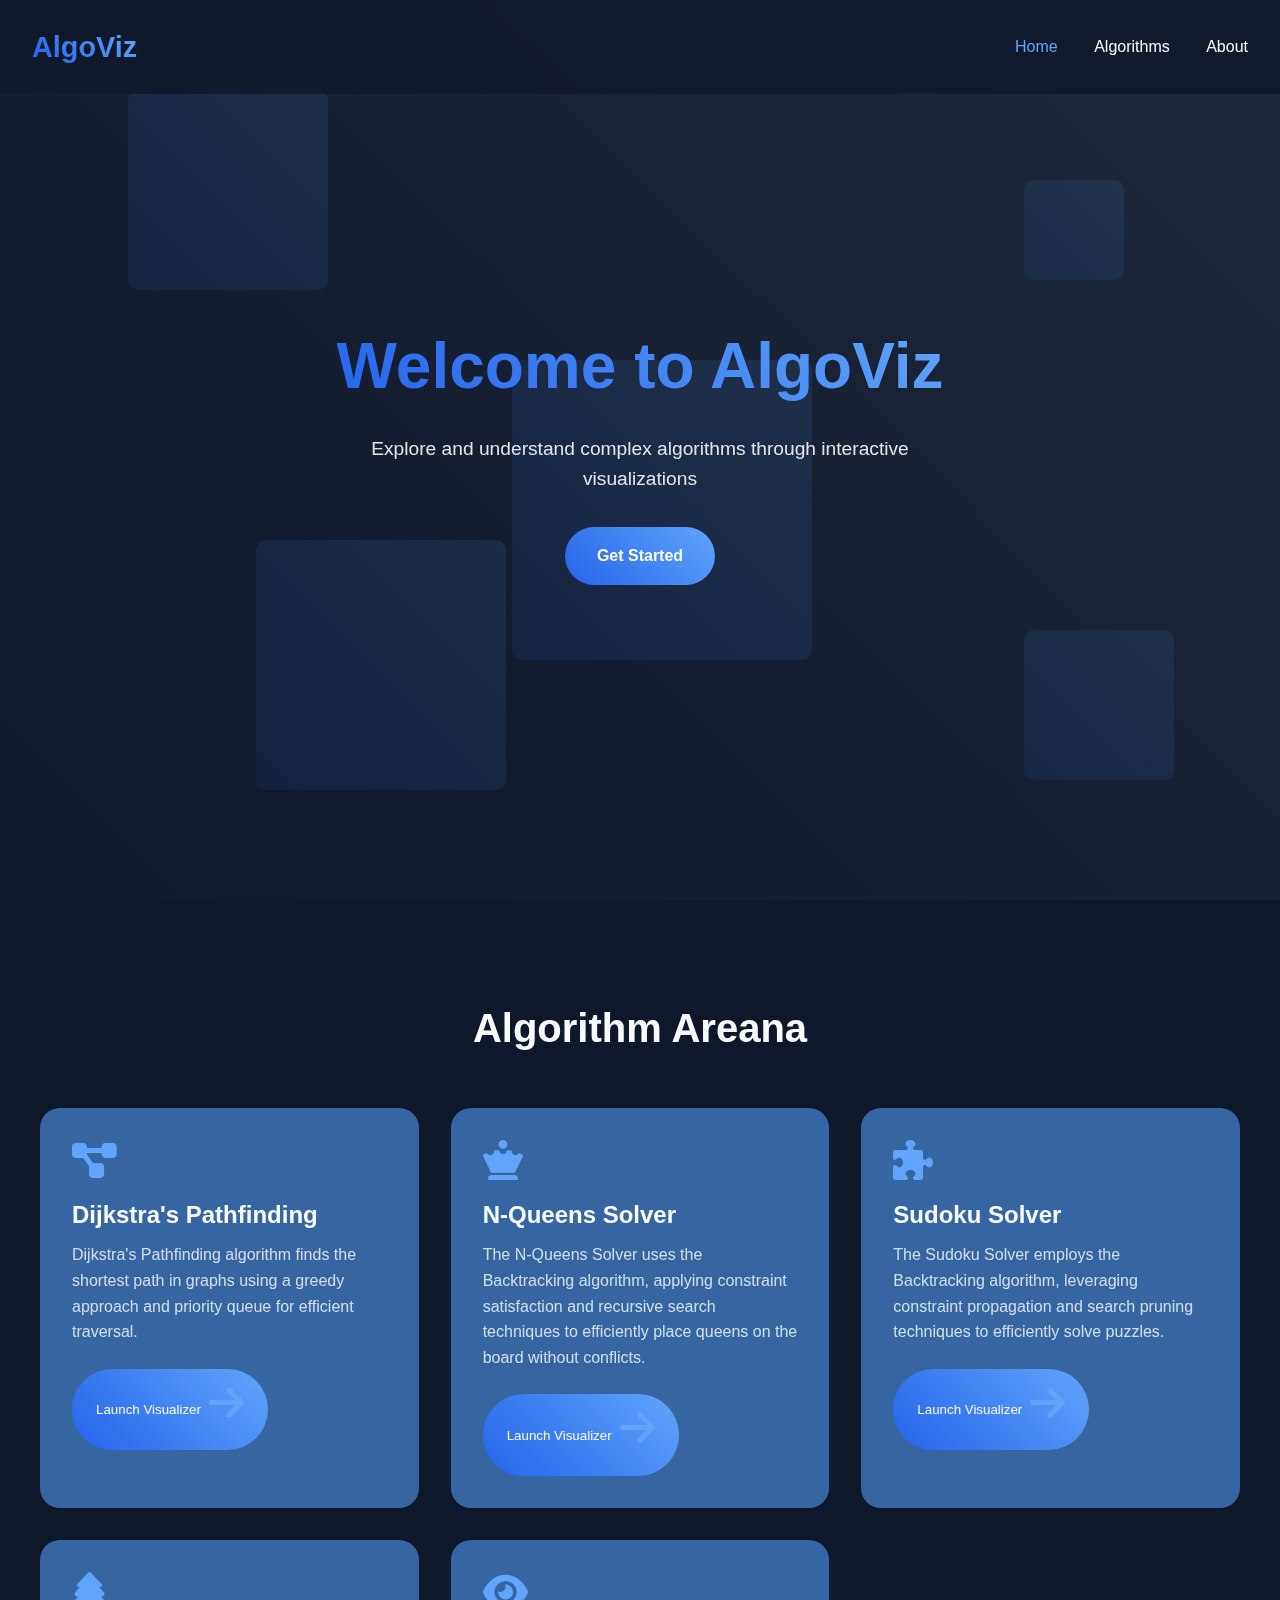
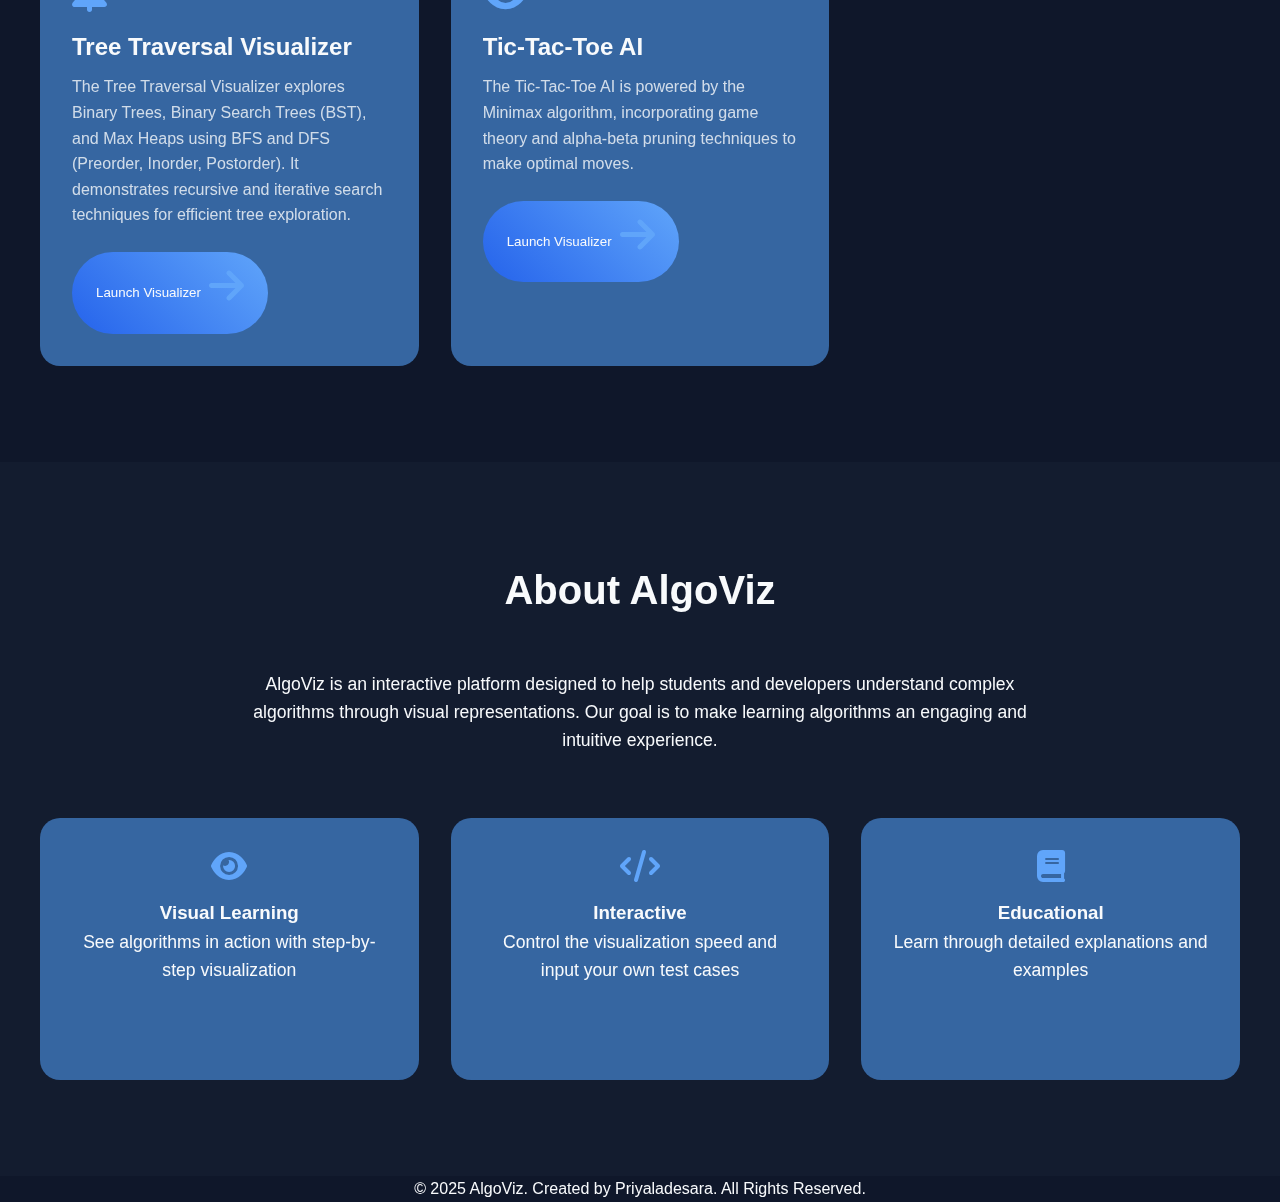
<file: index.html>
<!DOCTYPE html>
<html lang="en">
<head>
    <meta charset="UTF-8">
    <meta name="viewport" content="width=device-width, initial-scale=1.0">
    <title>AlgoViz - Algorithm Visualization Hub</title>
    <link rel="stylesheet" href="styles.css">
    <link rel="stylesheet" href="https://cdnjs.cloudflare.com/ajax/libs/font-awesome/6.0.0/css/all.min.css">
</head>
<body>
    <!-- Dynamic Background -->
    <div class="background">
        <div class="cube"></div>
        <div class="cube"></div>
        <div class="cube"></div>
        <div class="cube"></div>
        <div class="cube"></div>
    </div>

    <!-- Navigation -->
    <nav class="navbar">
        <div class="nav-brand">
            <span class="logo">AlgoViz</span>
        </div>
        <div class="nav-links">
            <a href="#home" class="active">Home</a>
            <a href="#algorithms">Algorithms</a>
            <a href="#about">About</a>
        </div>
    </nav>

    <!-- Main Content -->
    <main>
        <!-- Hero Section -->
        <section id="home" class="hero">
            <h1>Welcome to AlgoViz</h1>
            <p>Explore and understand complex algorithms through interactive visualizations</p>
            <a href="#algorithms" class="cta-button">Get Started</a>
        </section>

        <!-- Algorithms Section -->
        <section id="algorithms" class="algorithms">
            <h2>Algorithm Areana</h2>
            <div class="algo-grid">
                <div class="algo-card" data-algo="graph">
                    <div class="card-content">
                        <i class="fas fa-project-diagram"></i>
                        <h3>Dijkstra's Pathfinding</h3>
                        <p>Dijkstra's Pathfinding algorithm finds the shortest path in graphs using a greedy approach and priority queue for efficient traversal.</p>
                        <button class="launch-btn" onclick="location.href='visualizers/shortestPath/index.html'">
                            Launch Visualizer
                            <i class="fas fa-arrow-right"></i>
                        </button>
                    </div>
                    <div class="card-hover">
                        <img src="pic/p1.png" alt="Graph Pathfinding Preview">
                    </div>
                </div>

                <div class="algo-card" data-algo="backtracking">
                    <div class="card-content">
                        <i class="fas fa-chess-queen"></i>
                        <h3>N-Queens Solver</h3>
                        <p>The N-Queens Solver uses the Backtracking algorithm, applying constraint satisfaction and recursive search techniques to efficiently place queens on the board without conflicts.</p>
                        <button class="launch-btn" onclick="location.href='visualizers/N-queens-visualiser/index.html'">
                            Launch Visualizer
                            <i class="fas fa-arrow-right"></i>
                        </button>                         
                    </div>
                    <div class="card-hover">
                        <img src="pic/p2.png" alt="Backtracking Preview">
                    </div>
                </div>

                <div class="algo-card" data-algo="constraint-satisfaction">
                    <div class="card-content">
                        <i class="fas fa-puzzle-piece"></i>
                        <h3>Sudoku Solver</h3>
                        <p>The Sudoku Solver employs the Backtracking algorithm, leveraging constraint propagation and search pruning techniques to efficiently solve puzzles.</p>
                        <button class="launch-btn" onclick="location.href='visualizers/sudokuSolver/index.html'">
                            Launch Visualizer
                            <i class="fas fa-arrow-right"></i>
                        </button>
                    </div>
                    <div class="card-hover">
                        <img src="pic/p3.png" alt="Constraint Satisfaction Preview">
                    </div>
                </div>

                <div class="algo-card" data-algo="tree">
                    <div class="card-content">
                        <i class="fas fa-tree"></i>
                        <h3>Tree Traversal Visualizer</h3>
                        <p>The Tree Traversal Visualizer explores Binary Trees, Binary Search Trees (BST), and Max Heaps using BFS and DFS (Preorder, Inorder, Postorder). It demonstrates recursive and iterative search techniques for efficient tree exploration.</p>

                        <button class="launch-btn" onclick="location.href='visualizers/TreeVisualizer/index.html'">
                            Launch Visualizer
                            <i class="fas fa-arrow-right"></i>
                        </button>
                    </div>
                    <div class="card-hover">
                        <img src="pic/p5.png" alt="Tree Traversal Preview">
                    </div>
                </div>
                <div class="algo-card" data-algo="tree">
                    <div class="card-content">
                        <i class="fas fa-eye"></i>
                        <h3>Tic-Tac-Toe AI </h3>
                        <p>The Tic-Tac-Toe AI is powered by the Minimax algorithm, incorporating game theory and alpha-beta pruning techniques to make optimal moves.</p>
                        <button class="launch-btn" onclick="location.href='visualizers/miniMax/index.html'">
                            Launch Visualizer
                            <i class="fas fa-arrow-right"></i>
                        </button>
                    </div>
                    <div class="card-hover">
                        <img src="pic/p4.png" alt="Tree Traversal Preview">
                    </div>
                </div>
            </div>
        </section>

        <!-- About Section -->
        <section id="about" class="about">
            <h2>About AlgoViz</h2>
            <div class="about-content">
                <p>AlgoViz is an interactive platform designed to help students and developers understand complex algorithms through visual representations. Our goal is to make learning algorithms an engaging and intuitive experience.</p>
                <div class="features">
                    <div class="feature">
                        <i class="fas fa-eye"></i>
                        <h3>Visual Learning</h3>
                        <p>See algorithms in action with step-by-step visualization</p>
                    </div>
                    <div class="feature">
                        <i class="fas fa-code"></i>
                        <h3>Interactive</h3>
                        <p>Control the visualization speed and input your own test cases</p>
                    </div>
                    <div class="feature">
                        <i class="fas fa-book"></i>
                        <h3>Educational</h3>
                        <p>Learn through detailed explanations and examples</p>
                    </div>
                </div>
            </div>
        </section>
    </main>

    <!-- Footer with Copyright -->
    <footer class="footer">
        <center>
            <div class="footer-content">
                <p>&copy; 2025 AlgoViz. Created by Priyaladesara. All Rights Reserved.</p>
            </div>
        </center>
        
    </footer>

    <script src="main.js"></script>
</body>
</html>
</file>
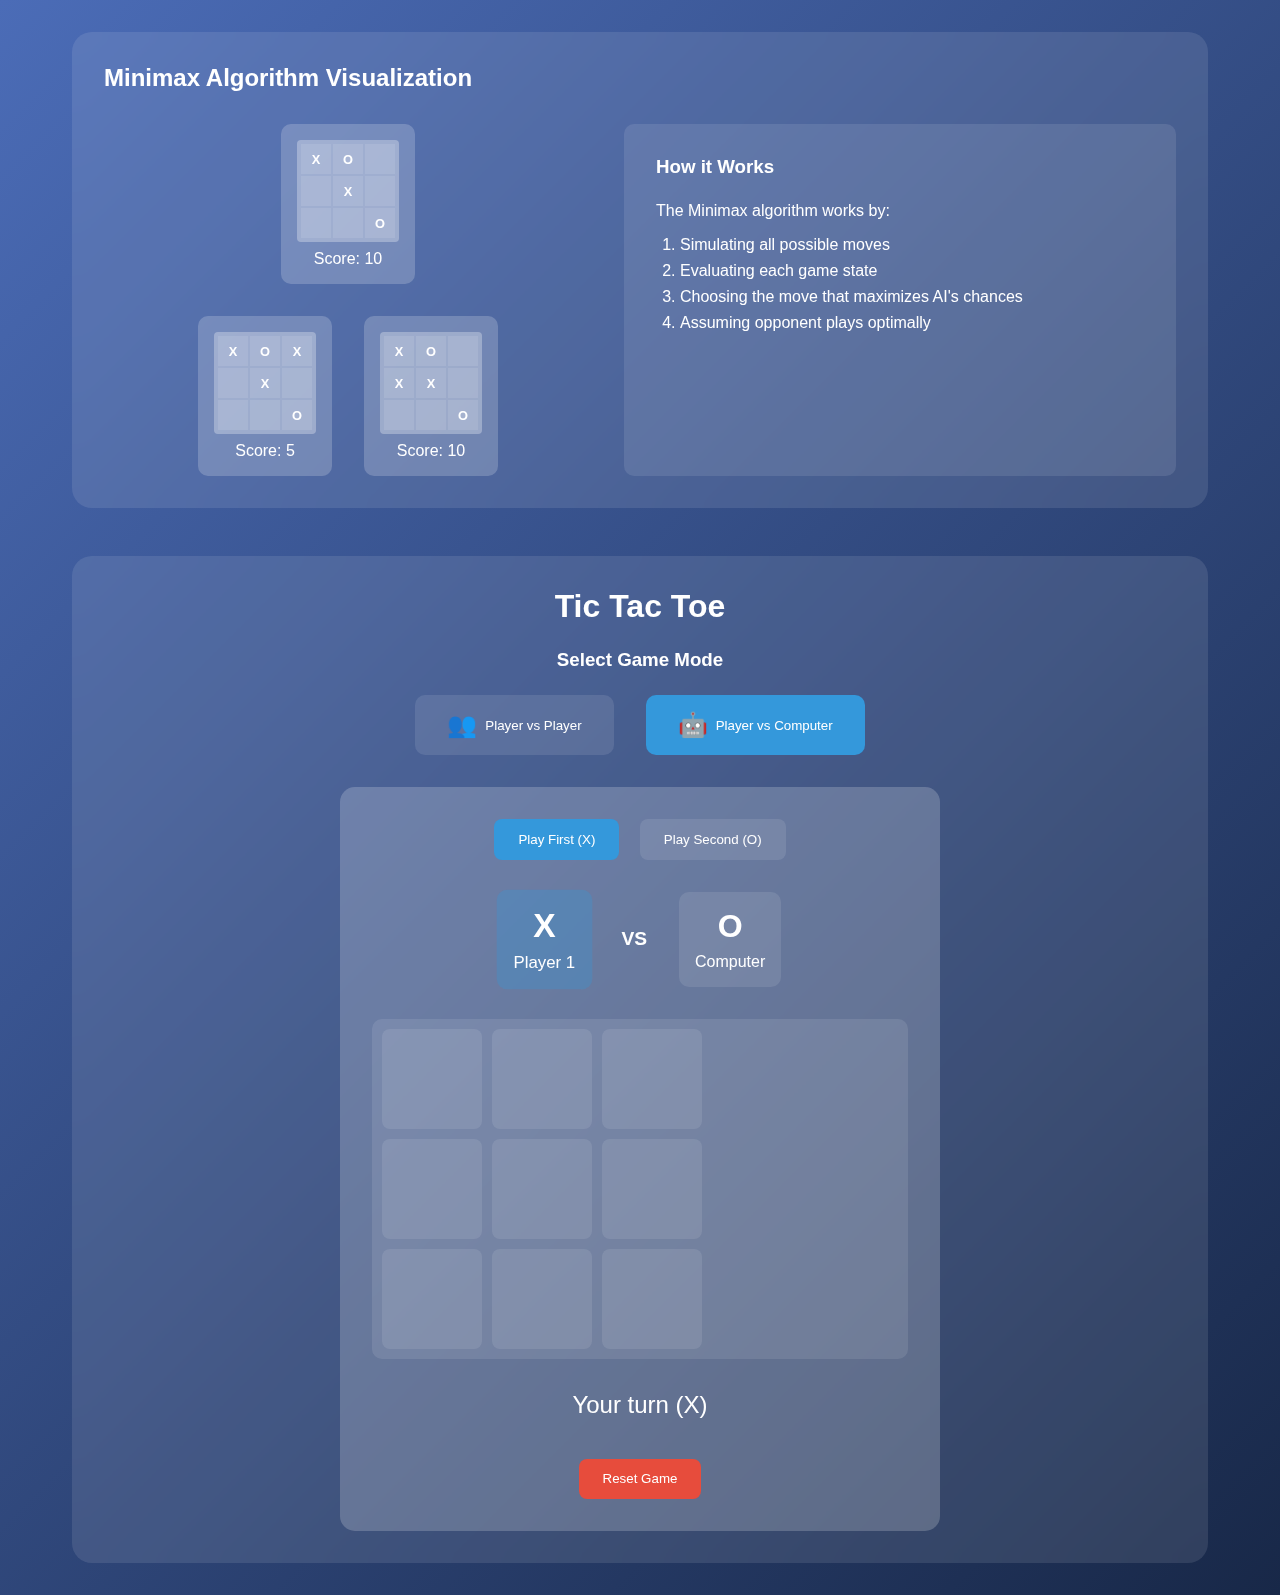
<file: visualizers/miniMax/index.html>
<!DOCTYPE html>
<html lang="en">
<head>
    <meta charset="UTF-8">
    <meta name="viewport" content="width=device-width, initial-scale=1.0">
    <title>Advanced Tic Tac Toe AI</title>
    <link rel="stylesheet" href="styles.css">
</head>
<body>
    <div class="main-container">
        <section class="algorithm-section">
            <h2>Minimax Algorithm Visualization</h2>
            <div class="algorithm-container">
                <div class="algorithm-tree">
                    <div class="node root">
                        <div class="board-mini">
                            <div>X</div><div>O</div><div></div>
                            <div></div><div>X</div><div></div>
                            <div></div><div></div><div>O</div>
                        </div>
                        <span class="score">Score: 10</span>
                    </div>
                    <div class="tree-level">
                        <div class="node">
                            <div class="board-mini">
                                <div>X</div><div>O</div><div>X</div>
                                <div></div><div>X</div><div></div>
                                <div></div><div></div><div>O</div>
                            </div>
                            <span class="score">Score: 5</span>
                        </div>
                        <div class="node">
                            <div class="board-mini">
                                <div>X</div><div>O</div><div></div>
                                <div>X</div><div>X</div><div></div>
                                <div></div><div></div><div>O</div>
                            </div>
                            <span class="score">Score: 10</span>
                        </div>
                    </div>
                </div>
                <div class="algorithm-explanation">
                    <h3>How it Works</h3>
                    <p>The Minimax algorithm works by:</p>
                    <ol>
                        <li>Simulating all possible moves</li>
                        <li>Evaluating each game state</li>
                        <li>Choosing the move that maximizes AI's chances</li>
                        <li>Assuming opponent plays optimally</li>
                    </ol>
                </div>
            </div>
        </section>

        <section class="game-section">
            <h1>Tic Tac Toe</h1>
            
            <div class="mode-selection" id="modeSelection">
                <h3>Select Game Mode</h3>
                <div class="mode-buttons">
                    <button id="pvp-mode" class="mode-btn">
                        <span class="mode-icon">👥</span>
                        Player vs Player
                    </button>
                    <button id="pvc-mode" class="mode-btn active">
                        <span class="mode-icon">🤖</span>
                        Player vs Computer
                    </button>
                </div>
            </div>

            <div class="game-container">
                <div class="game-options" id="computerGameOptions">
                    <button id="start-first" class="active">Play First (X)</button>
                    <button id="start-second">Play Second (O)</button>
                </div>

                <div class="player-info" id="playerInfo">
                    <div class="player player-x active">
                        <span class="player-icon">X</span>
                        <span class="player-name">Player 1</span>
                    </div>
                    <div class="vs">VS</div>
                    <div class="player player-o">
                        <span class="player-icon">O</span>
                        <span class="player-name" id="opponent-name">Computer</span>
                    </div>
                </div>

                <div class="board" id="board">
                    <div class="cell" data-index="0"></div>
                    <div class="cell" data-index="1"></div>
                    <div class="cell" data-index="2"></div>
                    <div class="cell" data-index="3"></div>
                    <div class="cell" data-index="4"></div>
                    <div class="cell" data-index="5"></div>
                    <div class="cell" data-index="6"></div>
                    <div class="cell" data-index="7"></div>
                    <div class="cell" data-index="8"></div>
                </div>

                <div class="status" id="status">Your turn (X)</div>
                <button id="reset" class="reset-btn">Reset Game</button>
            </div>
        </section>
    </div>
    <script src="script.js"></script>
</body>
</html>
</file>
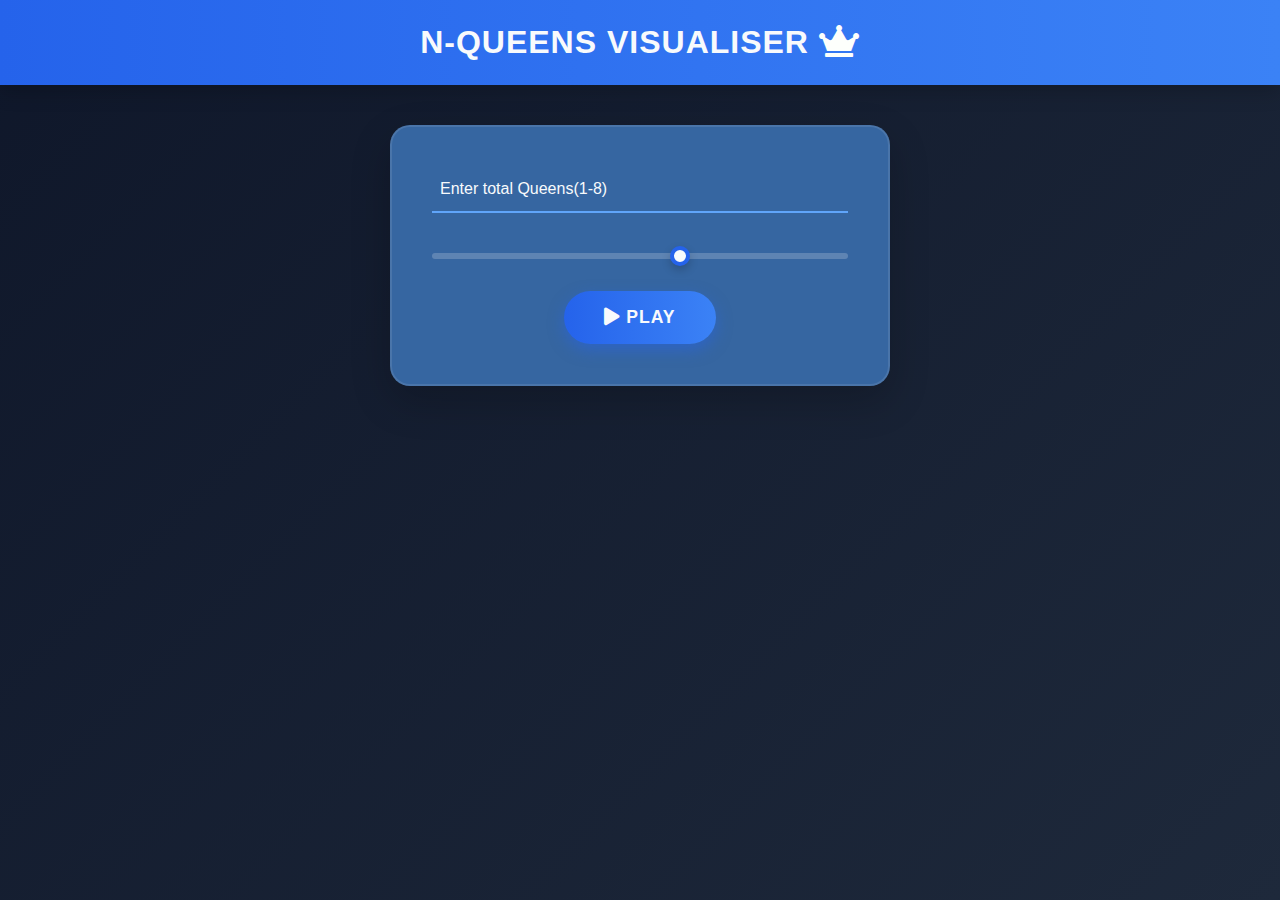
<file: visualizers/N-queens-visualiser/index.html>
<!DOCTYPE html>
<html lang="en">
  <head>
    <meta charset="UTF-8" />
    <meta name="viewport" content="width=device-width, initial-scale=1.0" />
    <title>N-Queen-Visualiser</title>
    <link
      rel="stylesheet"
      href="https://use.fontawesome.com/releases/v5.8.1/css/all.css"
    />
    <link rel="stylesheet" href="style.css" />
  </head>

  <body>
    <header class="header">
      <h2>
        N-Queens Visualiser <i class="fas fa-crown" style="color: #fdfffc"></i>
      </h2>
    </header>
    <div class="n-queen">
      <div class="inputbox">
        <input type="number" class="numberbox" id="numberbox" required />
        <label>Enter total Queens(1-8)</label>
      </div>

      <div class="slider-container">
        <input
          class="slider"
          id="slider"
          type="range"
          min="0"
          max="100"
          value="60"
        />
        <div id="progress-bar"></div>
      </div>
      <button class="play-button" id="play-button">
        <i class="fa fa-play" aria-hidden="true"></i> Play
      </button>
    </div>

    <div class="queen-arrangement" id="queen-arrangement"></div>
    <div id="n-queen-board"></div>
    <script src="app.js"></script>
  </body>
</html>
</file>
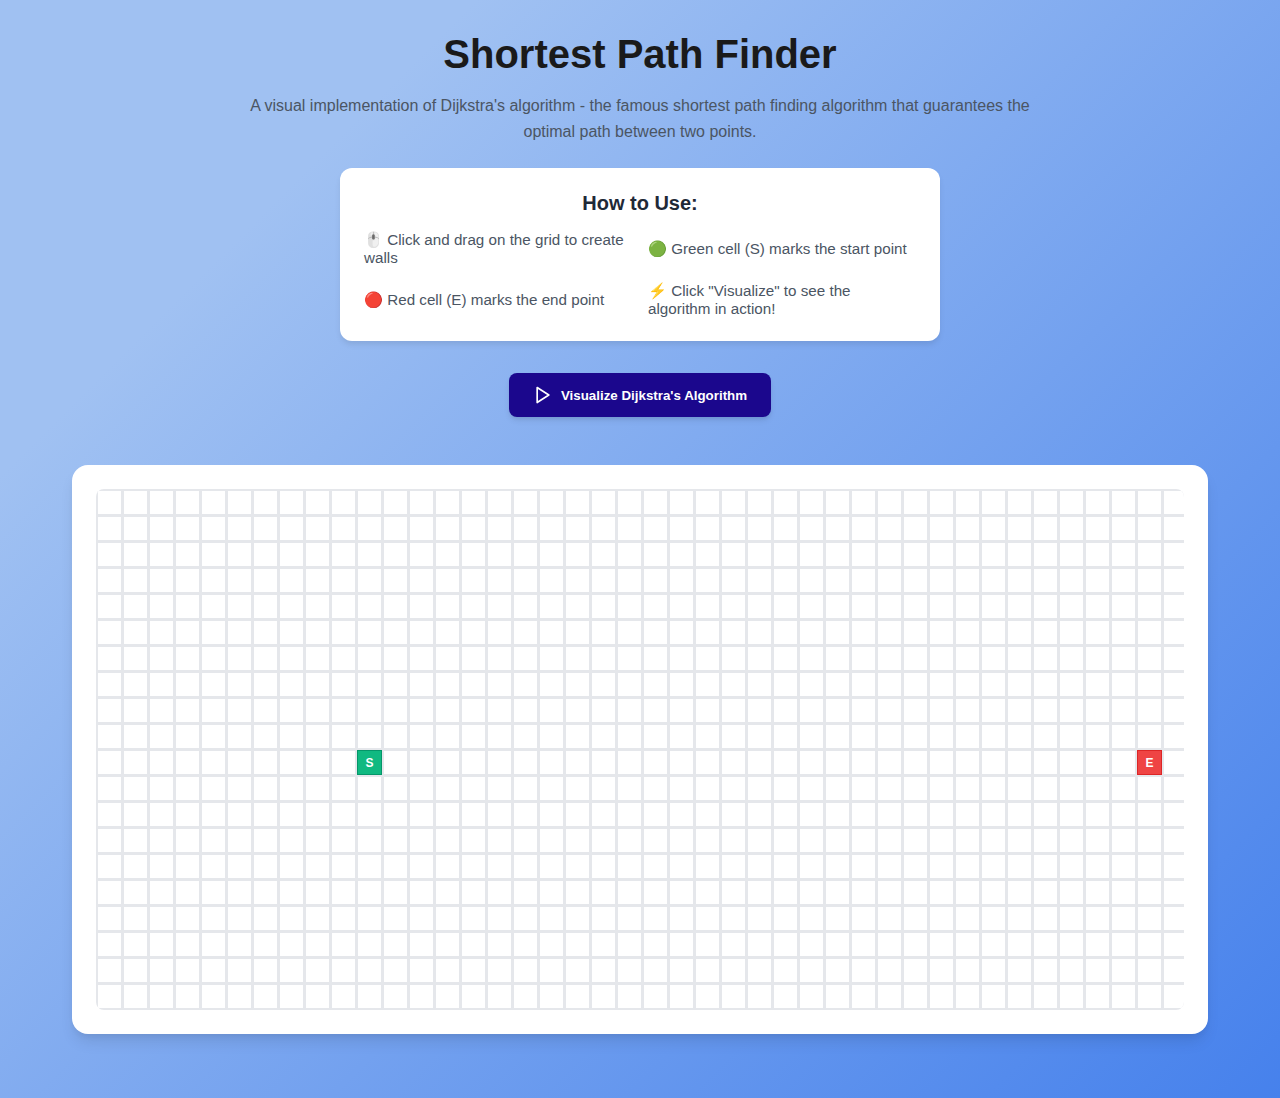
<file: visualizers/shortestPath/index.html>
<!DOCTYPE html>
<html lang="en">
<head>
    <meta charset="UTF-8">
    <meta name="viewport" content="width=device-width, initial-scale=1.0">
    <title>Shortest Path Finder</title>
    <link rel="stylesheet" href="styles.css">
</head>
<body>
    <div class="container">
        <div class="header">
            <h1>Shortest Path Finder</h1>
            <div class="description">
                <p>A visual implementation of Dijkstra's algorithm - the famous shortest path finding algorithm that guarantees the optimal path between two points.</p>
            </div>
            <div class="instructions">
                <h2>How to Use:</h2>
                <ul>
                    <li>🖱️ Click and drag on the grid to create walls</li>
                    <li>🟢 Green cell (S) marks the start point</li>
                    <li>🔴 Red cell (E) marks the end point</li>
                    <li>⚡ Click "Visualize" to see the algorithm in action!</li>
                </ul>
            </div>
            <button id="visualize-btn" class="btn-primary">
                <svg xmlns="http://www.w3.org/2000/svg" width="20" height="20" viewBox="0 0 24 24" fill="none" stroke="currentColor" stroke-width="2" stroke-linecap="round" stroke-linejoin="round"><polygon points="5 3 19 12 5 21 5 3"></polygon></svg>
                Visualize Dijkstra's Algorithm
            </button>
        </div>

        <div class="card">
            <div id="grid-container" class="grid-container">
                <!-- Grid will be generated by JavaScript -->
            </div>
        </div>
    </div>
    <script src="script.js"></script>
</body>
</html>
</file>
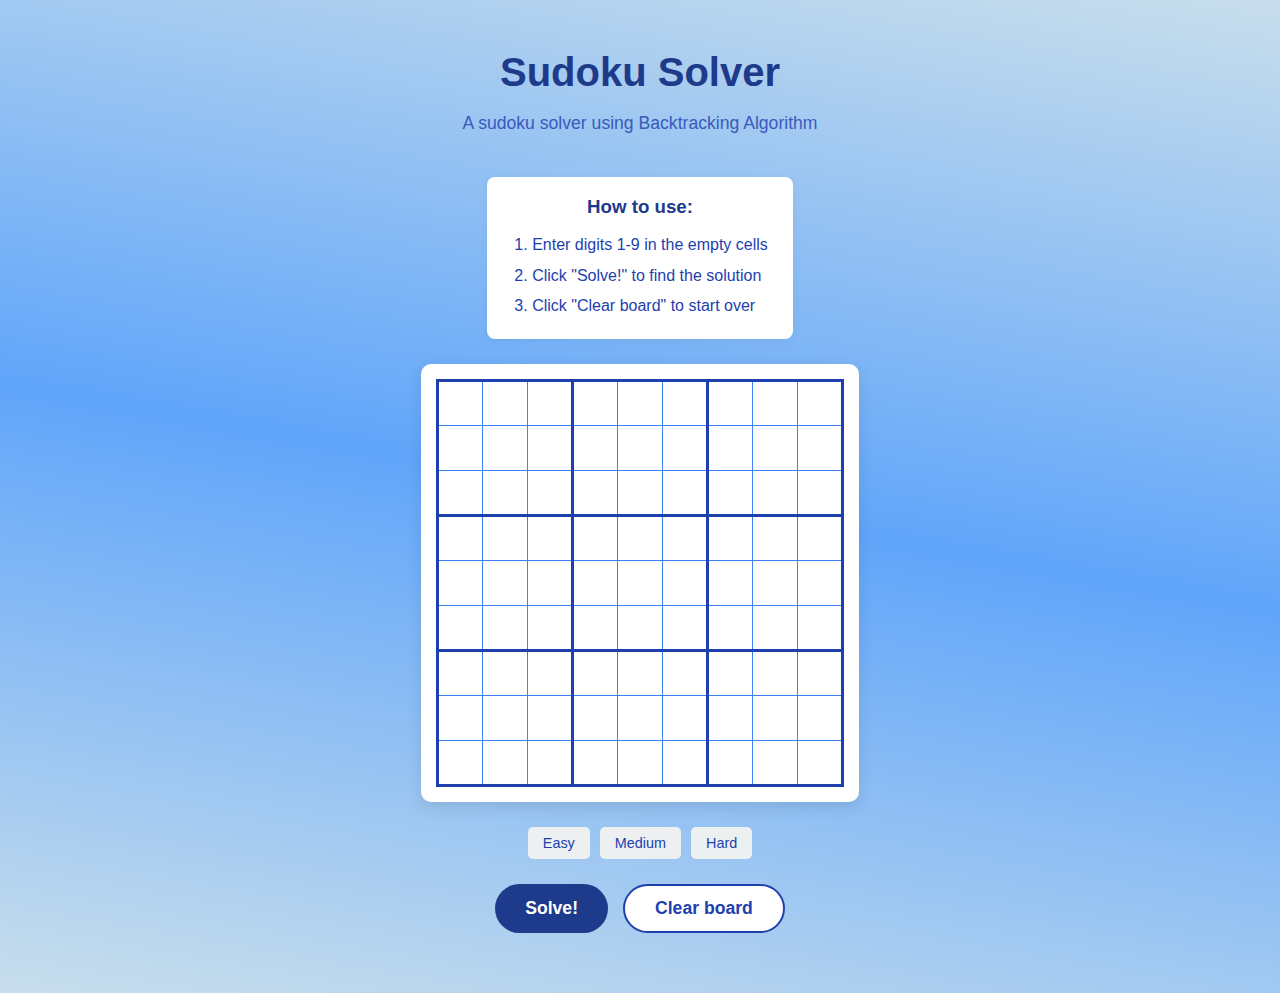
<file: visualizers/sudokuSolver/index.html>
<!DOCTYPE html>
<html lang="en">
<head>
  <meta charset="UTF-8">
  <meta name="viewport" content="width=device-width, initial-scale=1.0">
  <title>Sudoku Solver</title>
  <link rel="stylesheet" href="styles.css">
  <script type="text/javascript" src="sudoku.js"></script>
  <script type="text/javascript" src="index.js" defer></script>
</head>
<body>
  <div class="container">
    <header>
      <h1>Sudoku Solver</h1>
      <p class="tagline">A sudoku solver using Backtracking Algorithm</p>
    </header>

    <div class="info-section">
      <div class="instructions">
        <h3>How to use:</h3>
        <ol>
          <li>Enter digits 1-9 in the empty cells</li>
          <li>Click "Solve!" to find the solution</li>
          <li>Click "Clear board" to start over</li>
        </ol>
      </div>
    </div>
    <br>

    <div class="board-wrapper">
      <table id="sudoku-board">
        <colgroup><col><col><col></colgroup>
        <colgroup><col><col><col></colgroup>
        <colgroup><col><col><col></colgroup>
        <tbody>
          <tr> 
            <td contenteditable="true"></td> <td contenteditable="true"></td> <td contenteditable="true"></td> 
            <td contenteditable="true"></td> <td contenteditable="true"></td> <td contenteditable="true"></td> 
            <td contenteditable="true"></td> <td contenteditable="true"></td> <td contenteditable="true"></td>
          </tr>
          <tr> 
            <td contenteditable="true"></td> <td contenteditable="true"></td> <td contenteditable="true"></td> 
            <td contenteditable="true"></td> <td contenteditable="true"></td> <td contenteditable="true"></td> 
            <td contenteditable="true"></td> <td contenteditable="true"></td> <td contenteditable="true"></td>
          </tr>
          <tr> 
            <td contenteditable="true"></td> <td contenteditable="true"></td> <td contenteditable="true"></td> 
            <td contenteditable="true"></td> <td contenteditable="true"></td> <td contenteditable="true"></td> 
            <td contenteditable="true"></td> <td contenteditable="true"></td> <td contenteditable="true"></td>
          </tr>
        </tbody>
        <tbody>
          <tr> 
            <td contenteditable="true"></td> <td contenteditable="true"></td> <td contenteditable="true"></td> 
            <td contenteditable="true"></td> <td contenteditable="true"></td> <td contenteditable="true"></td> 
            <td contenteditable="true"></td> <td contenteditable="true"></td> <td contenteditable="true"></td>
          </tr>
          <tr> 
            <td contenteditable="true"></td> <td contenteditable="true"></td> <td contenteditable="true"></td> 
            <td contenteditable="true"></td> <td contenteditable="true"></td> <td contenteditable="true"></td> 
            <td contenteditable="true"></td> <td contenteditable="true"></td> <td contenteditable="true"></td>
          </tr>
          <tr> 
            <td contenteditable="true"></td> <td contenteditable="true"></td> <td contenteditable="true"></td> 
            <td contenteditable="true"></td> <td contenteditable="true"></td> <td contenteditable="true"></td> 
            <td contenteditable="true"></td> <td contenteditable="true"></td> <td contenteditable="true"></td>
          </tr>
        </tbody>
        <tbody>
          <tr> 
            <td contenteditable="true"></td> <td contenteditable="true"></td> <td contenteditable="true"></td> 
            <td contenteditable="true"></td> <td contenteditable="true"></td> <td contenteditable="true"></td> 
            <td contenteditable="true"></td> <td contenteditable="true"></td> <td contenteditable="true"></td>
          </tr>
          <tr> 
            <td contenteditable="true"></td> <td contenteditable="true"></td> <td contenteditable="true"></td> 
            <td contenteditable="true"></td> <td contenteditable="true"></td> <td contenteditable="true"></td> 
            <td contenteditable="true"></td> <td contenteditable="true"></td> <td contenteditable="true"></td>
          </tr>
          <tr> 
            <td contenteditable="true"></td> <td contenteditable="true"></td> <td contenteditable="true"></td> 
            <td contenteditable="true"></td> <td contenteditable="true"></td> <td contenteditable="true"></td> 
            <td contenteditable="true"></td> <td contenteditable="true"></td> <td contenteditable="true"></td>
          </tr>
        </tbody>
      </table>
    </div>
    
    <div class="difficulty-selector">
      <button id="easy-puzzle" class="difficulty-btn">Easy</button>
      <button id="medium-puzzle" class="difficulty-btn">Medium</button>
      <button id="hard-puzzle" class="difficulty-btn">Hard</button>
    </div>

    <div class="actions">
      <button id="solve-button" class="action-btn solve">Solve!</button>
      <button id="clear-button" class="action-btn clear">Clear board</button>
    </div>

  </div>

  <div id="success-modal" class="modal">
    <div class="modal-content">
      <h2>Solved! 🎉</h2>
      <p>The puzzle has been successfully solved.</p>
      <button id="close-modal" class="action-btn">Close</button>
    </div>
  </div>

  <div id="error-msg" class="error-message hidden">
    Invalid puzzle! Please check your input.
  </div>
</body>
</html>
</file>
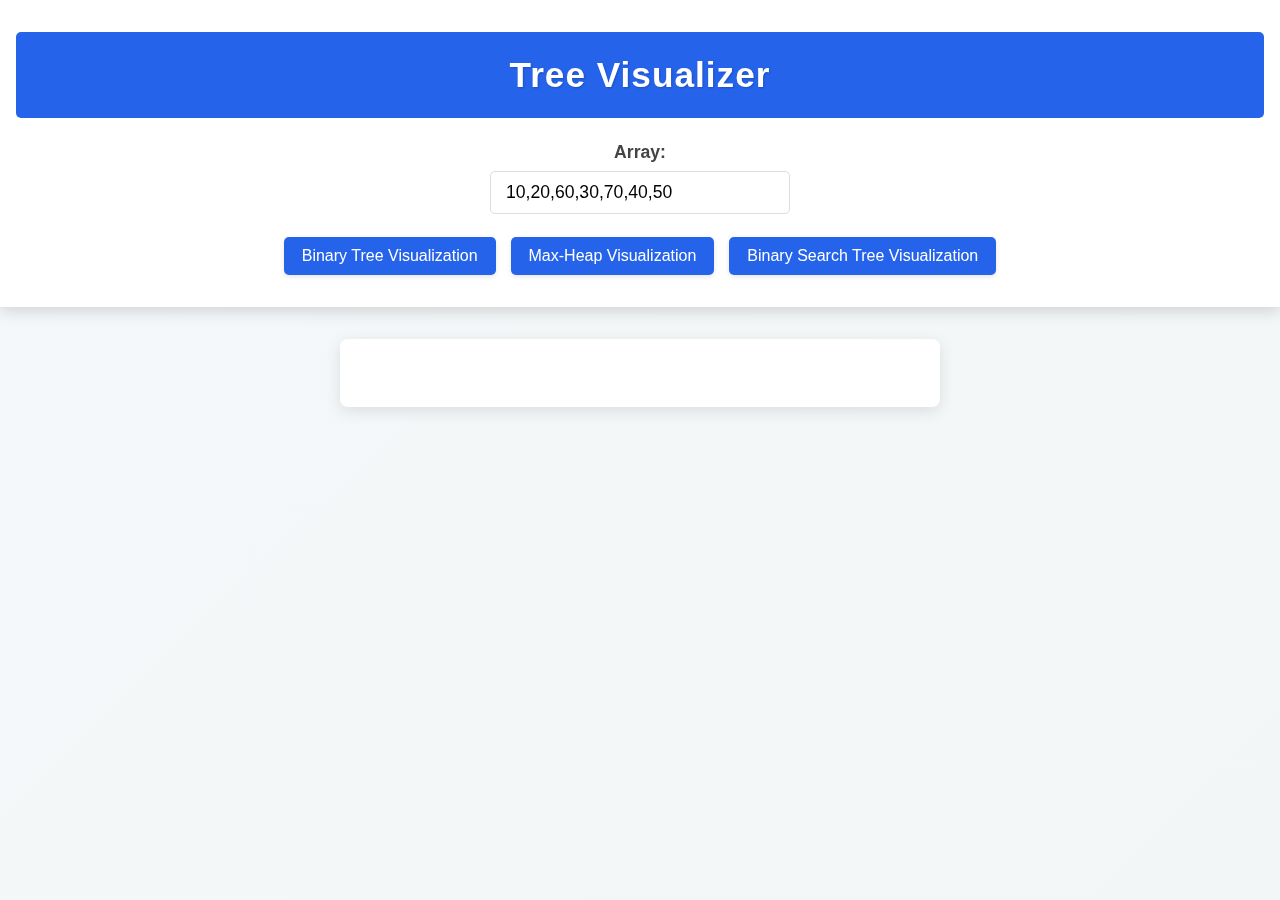
<file: visualizers/TreeVisualizer/index.html>
<!DOCTYPE html>
<html>
  <head>
    <link rel="stylesheet" href="style.css"></link>
    <title>Binary Tree Visualization</title>
  </head>
  <body>

    <header>
      
      <div id="title">Tree Visualizer</div>
      <label>Array:</label><br />
      <input type="text" id="array-input" name="array" />
      <div id="options">
        <button onclick="treeAndArray()">Binary Tree Visualization</button>
        <button onclick="heapify()">Max-Heap Visualization</button>
        <button onclick="createBinarySearchTree()">Binary Search Tree Visualization</button>
      </div>
    </header>
    <div id="blurb">
      <div id="visual-title"></div>
      <div id="instructions"></div>
    </div>
    <div id="binary-tree"></div>
    <div id="array-visual"></div>
    <script src="https://d3js.org/d3.v5.min.js"></script>
    <script src="./js/nodes.js"></script>
    <script src="./js/heap.js"></script>
    <script src="./js/app.js"></script>
  </body>
</html>
</file>
<file: styles.css>
/* Base Styles */
:root {
    --primary: #2563eb;
    --secondary: #3b82f6;
    --accent: #60a5fa;
    --background: #0f172a;
    --text: #f8fafc;
    --card-bg:#3666a1 ;
    --transition: all 0.3s ease;
}

* {
    margin: 0;
    padding: 0;
    box-sizing: border-box;
}

html {
    scroll-behavior: smooth;
}

body {
    font-family: 'Inter', -apple-system, BlinkMacSystemFont, sans-serif;
    background-color: var(--background);
    color: var(--text);
    line-height: 1.6;
    overflow-x: hidden;
}

/* Dynamic Background */
.background {
    position: fixed;
    width: 100vw;
    height: 100vh;
    top: 0;
    left: 0;
    background: linear-gradient(45deg, #0f172a 0%, #1e293b 100%);
    z-index: -1;
    overflow: hidden;
}

.cube {
    position: absolute;
    background: linear-gradient(45deg, var(--primary), var(--accent));
    border-radius: 10px;
    animation: float 15s infinite;
    opacity: 0.1;
}

.cube:nth-child(1) {
    width: 200px;
    height: 200px;
    top: 10%;
    left: 10%;
    animation-delay: 0s;
}

.cube:nth-child(2) {
    width: 150px;
    height: 150px;
    top: 70%;
    left: 80%;
    animation-delay: -2s;
}

.cube:nth-child(3) {
    width: 300px;
    height: 300px;
    top: 40%;
    left: 40%;
    animation-delay: -4s;
}

.cube:nth-child(4) {
    width: 100px;
    height: 100px;
    top: 20%;
    left: 80%;
    animation-delay: -6s;
}

.cube:nth-child(5) {
    width: 250px;
    height: 250px;
    top: 60%;
    left: 20%;
    animation-delay: -8s;
}

@keyframes float {
    0%, 100% {
        transform: translateY(0) rotate(0deg);
    }
    50% {
        transform: translateY(-100px) rotate(180deg);
    }
}

/* Navigation */
.navbar {
    position: fixed;
    top: 0;
    left: 0;
    width: 100%;
    padding: 1.5rem 2rem;
    display: flex;
    justify-content: space-between;
    align-items: center;
    background: rgba(15, 23, 42, 0.8);
    backdrop-filter: blur(10px);
    z-index: 100;
}

.nav-brand .logo {
    font-size: 1.8rem;
    font-weight: 700;
    background: linear-gradient(45deg, var(--primary), var(--accent));
    -webkit-background-clip: text;
    -webkit-text-fill-color: transparent;
}

.nav-links a {
    color: var(--text);
    text-decoration: none;
    margin-left: 2rem;
    font-weight: 500;
    transition: var(--transition);
}

.nav-links a:hover,
.nav-links a.active {
    color: var(--accent);
}

/* Hero Section */
.hero {
    height: 100vh;
    display: flex;
    flex-direction: column;
    justify-content: center;
    align-items: center;
    text-align: center;
    padding: 2rem;
}

.hero h1 {
    font-size: 4rem;
    margin-bottom: 1rem;
    background: linear-gradient(45deg, var(--primary), var(--accent));
    -webkit-background-clip: text;
    -webkit-text-fill-color: transparent;
}

.hero p {
    font-size: 1.2rem;
    max-width: 600px;
    margin-bottom: 2rem;
    opacity: 0.9;
}

.cta-button {
    display: inline-block;
    padding: 1rem 2rem;
    background: linear-gradient(45deg, var(--primary), var(--accent));
    color: var(--text);
    text-decoration: none;
    border-radius: 50px;
    font-weight: 600;
    transition: var(--transition);
}

.cta-button:hover {
    transform: translateY(-3px);
    box-shadow: 0 10px 20px rgba(0, 0, 0, 0.2);
}

/* Algorithms Section */
.algorithms {
    padding: 6rem 2rem;
}

.algorithms h2 {
    text-align: center;
    font-size: 2.5rem;
    margin-bottom: 3rem;
}

.algo-grid {
    display: grid;
    grid-template-columns: repeat(auto-fit, minmax(300px, 1fr));
    gap: 2rem;
    max-width: 1200px;
    margin: 0 auto;
}

.algo-card {
    position: relative;
    background: var(--card-bg);
    border-radius: 20px;
    overflow: hidden;
    transition: var(--transition);
}

.card-content {
    position: relative;
    padding: 2rem;
    z-index: 2;
}

.card-hover {
    position: absolute;
    top: 0;
    left: 0;
    width: 100%;
    height: 100%;
    z-index: 1;
    opacity: 0;
    transition: var(--transition);
}

.card-hover img {
    width: 100%;
    height: 100%;
    object-fit: cover;
}

.algo-card:hover .card-hover {
    opacity: 0.1;
}

.algo-card:hover {
    transform: translateY(-10px);
    box-shadow: 0 20px 40px rgba(0, 0, 0, 0.3);
}

.algo-card i {
    font-size: 2.5rem;
    color: var(--accent);
    margin-bottom: 1rem;
}

.algo-card h3 {
    font-size: 1.5rem;
    margin-bottom: 0.5rem;
}

.algo-card p {
    opacity: 0.8;
    margin-bottom: 1.5rem;
}

.launch-btn {
    display: inline-flex;
    align-items: center;
    gap: 0.5rem;
    padding: 0.8rem 1.5rem;
    background: linear-gradient(45deg, var(--primary), var(--accent));
    color: var(--text);
    border: none;
    border-radius: 50px;
    cursor: pointer;
    font-weight: 500;
    transition: var(--transition);
}

.launch-btn:hover {
    transform: translateX(5px);
}

/* About Section */
.about {
    padding: 6rem 2rem;
    background: rgba(30, 41, 59, 0.3);
}

.about h2 {
    text-align: center;
    font-size: 2.5rem;
    margin-bottom: 3rem;
}

.about-content {
    max-width: 1200px;
    margin: 0 auto;
}

.about p {
    text-align: center;
    max-width: 800px;
    margin: 0 auto 4rem;
    font-size: 1.1rem;
}

.features {
    display: grid;
    grid-template-columns: repeat(auto-fit, minmax(250px, 1fr));
    gap: 2rem;
}

.feature {
    text-align: center;
    padding: 2rem;
    background: var(--card-bg);
    border-radius: 20px;
    transition: var(--transition);
}

.feature:hover {
    transform: translateY(-5px);
}

.feature i {
    font-size: 2rem;
    color: var(--accent);
    margin-bottom: 1rem;
}

/* Visualization Container */
.viz-container {
    position: fixed;
    top: 0;
    left: 0;
    width: 100%;
    height: 100%;
    background: var(--background);
    z-index: 1000;
    display: none;
}

.viz-container.active {
    display: block;
}

.close-btn {
    position: absolute;
    top: 1rem;
    right: 1rem;
    background: none;
    border: none;
    color: var(--text);
    font-size: 1.5rem;
    cursor: pointer;
    z-index: 1001;
    transition: var(--transition);
}

.close-btn:hover {
    color: var(--accent);
    transform: rotate(90deg);
}

.viz-content {
    width: 100%;
    height: 100%;
}

#viz-frame {
    width: 100%;
    height: 100%;
    border: none;
}

/* Responsive Design */
@media (max-width: 768px) {
    .hero h1 {
        font-size: 3rem;
    }

    .nav-links {
        display: none;
    }
}
</file>
<file: visualizers/miniMax/styles.css>
:root {
    --primary-color: #2c3e50;
    --secondary-color: #3498db;
    --accent-color: #e74c3c;
    --background-color: #ecf0f1;
    --cell-size: 100px;
    --gradient-start: #4b6cb7;
    --gradient-end: #182848;
}

* {
    margin: 0;
    padding: 0;
    box-sizing: border-box;
}

body {
    font-family: 'Segoe UI', Tahoma, Geneva, Verdana, sans-serif;
    background: linear-gradient(135deg, var(--gradient-start), var(--gradient-end));
    min-height: 100vh;
    color: #fff;
}

.main-container {
    max-width: 1200px;
    margin: 0 auto;
    padding: 2rem;
}

/* Algorithm Section Styles */
.algorithm-section {
    background: rgba(255, 255, 255, 0.1);
    backdrop-filter: blur(10px);
    border-radius: 20px;
    padding: 2rem;
    margin-bottom: 3rem;
}

.algorithm-container {
    display: flex;
    gap: 2rem;
    margin-top: 2rem;
}

.algorithm-tree {
    flex: 1;
    display: flex;
    flex-direction: column;
    align-items: center;
    gap: 2rem;
}

.node {
    background: rgba(255, 255, 255, 0.2);
    padding: 1rem;
    border-radius: 10px;
    text-align: center;
}

.board-mini {
    display: grid;
    grid-template-columns: repeat(3, 30px);
    grid-template-rows: repeat(3, 30px);
    gap: 2px;
    background: rgba(255, 255, 255, 0.3);
    padding: 4px;
    border-radius: 4px;
    margin-bottom: 0.5rem;
}

.board-mini div {
    background: rgba(255, 255, 255, 0.1);
    display: flex;
    align-items: center;
    justify-content: center;
    font-size: 0.8rem;
    font-weight: bold;
}

.tree-level {
    display: flex;
    gap: 2rem;
}

.algorithm-explanation {
    flex: 1;
    background: rgba(255, 255, 255, 0.1);
    padding: 2rem;
    border-radius: 10px;
}

.algorithm-explanation ol {
    margin-top: 1rem;
    margin-left: 1.5rem;
}

.algorithm-explanation li {
    margin-bottom: 0.5rem;
}

/* Game Section Styles */
.game-section {
    background: rgba(255, 255, 255, 0.1);
    backdrop-filter: blur(10px);
    border-radius: 20px;
    padding: 2rem;
    text-align: center;
}

h1, h2, h3 {
    color: #fff;
    margin-bottom: 1.5rem;
}

.mode-selection {
    margin-bottom: 2rem;
}

.mode-buttons {
    display: flex;
    gap: 1rem;
    justify-content: center;
}

.mode-btn {
    display: flex;
    align-items: center;
    gap: 0.5rem;
    padding: 1rem 2rem;
    border: none;
    border-radius: 10px;
    background: rgba(255, 255, 255, 0.1);
    color: white;
    cursor: pointer;
    transition: all 0.3s ease;
}

.mode-btn:hover {
    background: rgba(255, 255, 255, 0.2);
    transform: translateY(-2px);
}

.mode-btn.active {
    background: var(--secondary-color);
}

.mode-icon {
    font-size: 1.5rem;
}

.game-container {
    background: rgba(255, 255, 255, 0.2);
    padding: 2rem;
    border-radius: 15px;
    max-width: 600px;
    margin: 0 auto;
}

.player-info {
    display: flex;
    justify-content: center;
    align-items: center;
    gap: 2rem;
    margin: 2rem 0;
}

.player {
    display: flex;
    flex-direction: column;
    align-items: center;
    gap: 0.5rem;
    padding: 1rem;
    border-radius: 10px;
    background: rgba(255, 255, 255, 0.1);
    transition: all 0.3s ease;
}

.player.active {
    background: rgba(52, 152, 219, 0.3);
    transform: scale(1.05);
}

.player-icon {
    font-size: 2rem;
    font-weight: bold;
}

.vs {
    font-weight: bold;
    font-size: 1.2rem;
}

.game-options {
    margin-bottom: 2rem;
}

button {
    padding: 0.8rem 1.5rem;
    margin: 0 0.5rem;
    border: none;
    border-radius: 8px;
    background-color: rgba(255, 255, 255, 0.1);
    color: white;
    cursor: pointer;
    transition: all 0.3s ease;
}

button:hover {
    background-color: var(--secondary-color);
    transform: translateY(-2px);
}

button.active {
    background-color: var(--secondary-color);
}

.board {
    display: grid;
    grid-template-columns: repeat(3, var(--cell-size));
    grid-template-rows: repeat(3, var(--cell-size));
    gap: 10px;
    margin: 2rem auto;
    background-color: rgba(255, 255, 255, 0.1);
    border-radius: 10px;
    padding: 10px;
}

.cell {
    background-color: rgba(255, 255, 255, 0.1);
    border-radius: 8px;
    cursor: pointer;
    display: flex;
    justify-content: center;
    align-items: center;
    font-size: 3.5rem;
    font-weight: bold;
    transition: all 0.3s ease;
}

.cell:hover {
    background-color: rgba(255, 255, 255, 0.2);
    transform: scale(1.05);
}

.cell.x {
    color: var(--accent-color);
}

.cell.o {
    color: var(--secondary-color);
}

.status {
    font-size: 1.5rem;
    margin: 1.5rem 0;
    color: #fff;
}

.winning-message {
    color: var(--accent-color);
    font-weight: bold;
    animation: pulse 1s infinite;
}

.reset-btn {
    background-color: var(--accent-color);
    margin-top: 1rem;
}

.reset-btn:hover {
    background-color: #c0392b;
}

@keyframes pulse {
    0% { transform: scale(1); }
    50% { transform: scale(1.05); }
    100% { transform: scale(1); }
}

@media (max-width: 768px) {
    .main-container {
        padding: 1rem;
    }

    .algorithm-container {
        flex-direction: column;
    }

    :root {
        --cell-size: 80px;
    }

    .mode-buttons {
        flex-direction: column;
    }

    .game-options {
        display: flex;
        flex-direction: column;
        gap: 1rem;
    }

    button {
        margin: 0;
    }
}
</file>
<file: visualizers/sudokuSolver/styles.css>
/* Modern CSS for Sudoku Solver */
:root {
  --primary-color: #1e3a8a;
  --secondary-color: #1e40af;
  --accent-color: #2563eb;
  --light-bg: #c8deec;
  --dark-bg: #1e3a8a;
  --grid-border: #1e40af;
  --cell-border: #3b82f6;
  --filled-bg: #e0f2fe;
  --solution-color: #0284c7;
  --hover-color: #60a5fa;
  --error-color: #0369a1;
}

* {
  margin: 0;
  padding: 0;
  box-sizing: border-box;
}

body {
  font-family: 'Segoe UI', Tahoma, Geneva, Verdana, sans-serif;
  background: linear-gradient(190deg, var(--light-bg),   var(--hover-color) ,var(--light-bg));
  color: var(--secondary-color);
  line-height: 1.6;
  padding: 20px;
}

.container {
  max-width: 800px;
  margin: 0 auto;
  display: flex;
  flex-direction: column;
  align-items: center;
  padding: 20px;
}

header {
  text-align: center;
  margin-bottom: 30px;
}

h1 {
  font-size: 2.5rem;
  color: var(--primary-color);
  margin-bottom: 5px;
}

.tagline {
  font-size: 1.1rem;
  color: var(--secondary-color);
  opacity: 0.8;
}

.board-wrapper {
  background-color: white;
  padding: 15px;
  border-radius: 10px;
  box-shadow: 0 5px 15px rgba(0, 0, 0, 0.1);
  margin-bottom: 25px;
  position: relative;
  transition: all 0.3s ease;
}

.board-wrapper.solved {
  box-shadow: 0 5px 25px rgba(39, 174, 96, 0.4);
}

/* Sudoku Board */

#sudoku-board colgroup,
#sudoku-board tbody {
  border: 3px solid var(--grid-border);
}

#sudoku-board tr:nth-child(3n) td,
#sudoku-board tr:nth-child(3n) {
  border-bottom: 3px solid var(--grid-border);
}

#sudoku-board td:nth-child(3n) {
  border-right: 3px solid var(--grid-border);
}

#sudoku-board {
  border-collapse: collapse;
  font-size: 1.5rem;
  border: 3px solid var(--grid-border);
}

colgroup, tbody {
  border: 2px solid var(--grid-border);
}

td {
  border: 1px solid var(--cell-border);
  height: 45px;
  width: 45px;
  text-align: center;
  vertical-align: middle;
  padding: 0;
  font-weight: 600;
  position: relative;
  transition: all 0.2s ease;
  cursor: pointer;
}

td:hover {
  background-color: rgba(241, 196, 15, 0.1);
}

td:focus {
  outline: none;
  background-color: rgba(241, 196, 15, 0.2);
  box-shadow: inset 0 0 0 2px var(--hover-color);
}

/* User entered values vs solution styling */
.filled {
  color: var(--secondary-color);
  background-color: var(--filled-bg);
}

.solution {
  color: var(--solution-color);
  animation: cell-solved 0.5s forwards;
}

/* Button styling */
.difficulty-selector {
  display: flex;
  gap: 10px;
  margin-bottom: 15px;
}

.difficulty-btn {
  background-color: #ecf0f1;
  color: var(--secondary-color);
  border: none;
  padding: 8px 15px;
  border-radius: 5px;
  cursor: pointer;
  font-size: 0.9rem;
  transition: all 0.2s;
}

.difficulty-btn:hover {
  background-color: #d6dbdf;
}

.actions {
  display: flex;
  gap: 15px;
  margin-top: 10px;
  margin-bottom: 20px;
}

.action-btn {
  padding: 12px 30px;
  font-size: 1.1rem;
  border: none;
  border-radius: 30px;
  cursor: pointer;
  font-weight: 600;
  transition: transform 0.2s, box-shadow 0.2s;
}

.action-btn:active {
  transform: scale(0.95);
}

.solve {
  background-color: var(--primary-color);
  color: white;
}

.solve:hover {
  background-color: #2980b9;
  box-shadow: 0 4px 8px rgba(52, 152, 219, 0.3);
}

.clear {
  background-color: white;
  color: var(--secondary-color);
  border: 2px solid var(--secondary-color);
}

.clear:hover {
  background-color: #f8f9fa;
  box-shadow: 0 4px 8px rgba(0, 0, 0, 0.1);
}

/* Information section */
.info-section {
  margin-top: 10px;
  text-align: center;
}

.instructions {
  background-color: #fff;
  padding: 15px 25px;
  border-radius: 8px;
  box-shadow: 0 2px 10px rgba(0, 0, 0, 0.05);
}

.instructions h3 {
  color: var(--primary-color);
  margin-bottom: 10px;
}

.instructions ol {
  text-align: left;
  padding-left: 20px;
}

.instructions li {
  margin-bottom: 5px;
}

footer {
  margin-top: 30px;
  color:white;
  opacity: 0.7;
  font-size: 0.9rem;
}

/* Modal styling */
.modal {
  display: none;
  position: fixed;
  top: 0;
  left: 0;
  width: 100%;
  height: 100%;
  background-color: rgba(0, 0, 0, 0.5);
  z-index: 1000;
  justify-content: center;
  align-items: center;
}

.modal.show {
  display: flex;
}

.modal-content {
  background-color: white;
  padding: 30px;
  border-radius: 10px;
  text-align: center;
  max-width: 400px;
  box-shadow: 0 5px 15px rgba(0, 0, 0, 0.2);
}

.modal-content h2 {
  color: var(--solution-color);
  margin-bottom: 15px;
}

.modal-content button {
  margin-top: 20px;
}

/* Error message */
.error-message {
  position: fixed;
  top: 20px;
  left: 50%;
  transform: translateX(-50%);
  background-color: #fff;
  color: var(--error-color);
  border-left: 4px solid var(--error-color);
  padding: 15px 25px;
  border-radius: 4px;
  box-shadow: 0 4px 12px rgba(0, 0, 0, 0.15);
  z-index: 100;
  animation: error-appear 0.3s;
  font-weight: bold;
  text-align: center;
}

.hidden {
  display: none;
}

/* Animations */
@keyframes cell-solved {
  0% { transform: scale(0.8); opacity: 0.5; }
  50% { transform: scale(1.1); }
  100% { transform: scale(1); opacity: 1; }
}

@keyframes error-appear {
  from { opacity: 0; transform: translate(-50%, -20px); }
  to { opacity: 1; transform: translate(-50%, 0); }
}

/* Responsive design */
@media (max-width: 600px) {
  body {
    padding: 10px;
  }
  
  h1 {
    font-size: 2rem;
  }
  
  td {
    height: 35px;
    width: 35px;
    font-size: 1.2rem;
  }
  
  .actions {
    flex-direction: column;
  }
  
  .action-btn {
    width: 100%;
  }
  
  .instructions {
    padding: 10px 15px;
  }
}
</file>
<file: visualizers/TreeVisualizer/style.css>
html {
  margin: 0;
  padding: 0;
  box-sizing: border-box;
}

*, *:before, *:after {
  box-sizing: inherit;
}

body {
  background-color: #f5f7fa;
  text-align: center;
  font-family: 'Segoe UI', Tahoma, Geneva, Verdana, sans-serif;
  margin: 0;
  padding: 0;
  color: #333;
  line-height: 1.6;
  transition: background-color 0.5s ease;
}

input {
  font-size: 1.1em;
  padding: 10px 15px;
  border: 1px solid #ddd;
  border-radius: 5px;
  width: 300px;
  transition: all 0.3s ease;
  animation: fadeIn 0.5s ease;
}

@keyframes fadeIn {
  from { opacity: 0; transform: translateY(10px); }
  to { opacity: 1; transform: translateY(0); }
}

input:focus {
  outline: none;
  border-color: #2563eb;
  box-shadow: 0 0 8px rgba(37, 99, 235, 0.4);
  transform: scale(1.02);
}

label {
  font-size: 1.1em;
  font-weight: 600;
  color: #444;
  margin-bottom: 5px;
  display: inline-block;
  transition: color 0.3s ease;
}

#title {
  background-color: #2563eb;
  font-size: 2.2em;
  color: white;
  padding: 15px;
  border-radius: 5px;
  font-weight: 600;
  margin-bottom: 20px;
  text-shadow: 1px 1px 2px rgba(0, 0, 0, 0.2);
  letter-spacing: 1px;
  animation: slideDown 0.7s ease-out;
  transition: transform 0.3s ease, box-shadow 0.3s ease;
}

@keyframes slideDown {
  from { transform: translateY(-50px); opacity: 0; }
  to { transform: translateY(0); opacity: 1; }
}

#title:hover {
  transform: translateY(-2px);
  box-shadow: 0 6px 12px rgba(0, 0, 0, 0.15);
}

#blurb {
  background-color: #0f172a;
  text-align: center;
  margin: 2em auto;
  width: 600px;
  max-width: 90%;
  padding: 1.5em;
  border-radius: 8px;
  box-shadow: 0 4px 15px rgba(0, 0, 0, 0.1);
  animation: fadeSlideUp 0.8s ease;
  transition: transform 0.3s ease, box-shadow 0.3s ease;
}

#blurb:hover {
  transform: translateY(-5px);
  box-shadow: 0 8px 20px rgba(0, 0, 0, 0.15);
}

@keyframes fadeSlideUp {
  from { opacity: 0; transform: translateY(20px); }
  to { opacity: 1; transform: translateY(0); }
}

#visual-title {
  font-weight: 700;
  font-size: 1.5em;
  padding-bottom: 0.8em;
  color: #2563eb;
  transition: color 0.3s ease;
  animation: pulseText 1s ease-in-out;
}

@keyframes pulseText {
  0% { opacity: 0; transform: scale(0.95); }
  70% { opacity: 1; transform: scale(1.05); }
  100% { opacity: 1; transform: scale(1); }
}

#instructions {
  font-size: 1.1em;
  line-height: 1.6;
  color: #555;
  animation: fadeIn 0.8s ease-in;
  animation-delay: 0.2s;
  animation-fill-mode: both;
}

#array-visual {
  margin: 2em auto;
  transition: all 0.5s ease;
  animation: fadeScaleIn 0.8s ease-out;
  animation-delay: 0.3s;
  animation-fill-mode: both;
}

@keyframes fadeScaleIn {
  from { opacity: 0; transform: scale(0.9); }
  to { opacity: 1; transform: scale(1); }
}

#binary-tree {
  margin: 1em auto;
  padding: 10px;
  transition: all 0.5s ease;
  animation: fadeScaleIn 0.8s ease-out;
  animation-delay: 0.3s;
  animation-fill-mode: both;
}

header {
  background-color: white;
  width: 100%;
  padding: 2em 1em;
  box-shadow: 0 2px 10px rgba(0, 0, 0, 0.1);
  margin-bottom: 20px;
  animation: slideInDown 0.5s ease;
  transition: box-shadow 0.3s ease;
}

@keyframes slideInDown {
  from { transform: translateY(-20px); opacity: 0; }
  to { transform: translateY(0); opacity: 1; }
}

header:hover {
  box-shadow: 0 4px 15px rgba(0, 0, 0, 0.15);
}

#options {
  display: flex;
  flex-wrap: wrap;
  justify-content: center;
  gap: 15px;
  margin-top: 15px;
  animation: fadeIn 0.8s ease;
  animation-delay: 0.2s;
  animation-fill-mode: both;
}

button {
  margin-top: 0.5em;
  background-color: #2563eb;
  font-size: 1em;
  color: white;
  padding: 10px 18px;
  border: none;
  border-radius: 5px;
  font-weight: 500;
  transition: all 0.3s ease;
  cursor: pointer;
  box-shadow: 0 2px 5px rgba(0, 0, 0, 0.1);
  position: relative;
  overflow: hidden;
}

button:hover {
  background-color: #1d4ed8;
  transform: translateY(-3px);
  box-shadow: 0 6px 12px rgba(0, 0, 0, 0.15);
}

button:active {
  transform: translateY(0);
  box-shadow: 0 2px 3px rgba(0, 0, 0, 0.1);
}

/* Button ripple effect */
button::after {
  content: '';
  position: absolute;
  top: 50%;
  left: 50%;
  width: 5px;
  height: 5px;
  background: rgba(255, 255, 255, 0.5);
  opacity: 0;
  border-radius: 100%;
  transform: scale(1, 1) translate(-50%);
  transform-origin: 50% 50%;
}

button:focus:not(:active)::after {
  animation: ripple 0.8s ease-out;
}

@keyframes ripple {
  0% {
    transform: scale(0, 0);
    opacity: 0.5;
  }
  100% {
    transform: scale(20, 20);
    opacity: 0;
  }
}

rect, circle {
  transition: fill 0.3s ease;
}

rect:hover, circle:hover, text.circle:hover, text.rect:hover {
  cursor: pointer;
}

html {
  margin: 0;
  padding: 0;
  box-sizing: border-box;
}

*, *:before, *:after {
  box-sizing: inherit;
}

body {
  background-color: #f5f7fa;
  text-align: center;
  font-family: 'Segoe UI', Tahoma, Geneva, Verdana, sans-serif;
  margin: 0;
  padding: 0;
  color: #333;
  line-height: 1.6;
  transition: background-color 0.5s ease;
}

input {
  font-size: 1.1em;
  padding: 10px 15px;
  border: 1px solid #ddd;
  border-radius: 5px;
  width: 300px;
  transition: all 0.3s ease;
  animation: fadeIn 0.5s ease;
}

@keyframes fadeIn {
  from { opacity: 0; transform: translateY(10px); }
  to { opacity: 1; transform: translateY(0); }
}

input:focus {
  outline: none;
  border-color: #2563eb;
  box-shadow: 0 0 8px rgba(37, 99, 235, 0.4);
  transform: scale(1.02);
}

label {
  font-size: 1.1em;
  font-weight: 600;
  color: #444;
  margin-bottom: 5px;
  display: inline-block;
  transition: color 0.3s ease;
}

#title {
  background-color: #2563eb;
  font-size: 2.2em;
  color: white;
  padding: 15px;
  border-radius: 5px;
  font-weight: 600;
  margin-bottom: 20px;
  text-shadow: 1px 1px 2px rgba(0, 0, 0, 0.2);
  letter-spacing: 1px;
  animation: slideDown 0.7s ease-out;
  transition: transform 0.3s ease, box-shadow 0.3s ease;
}

@keyframes slideDown {
  from { transform: translateY(-50px); opacity: 0; }
  to { transform: translateY(0); opacity: 1; }
}

#title:hover {
  transform: translateY(-2px);
  box-shadow: 0 6px 12px rgba(0, 0, 0, 0.15);
}

#blurb {
  background-color: white;
  text-align: center;
  margin: 2em auto;
  width: 600px;
  max-width: 90%;
  padding: 1.5em;
  border-radius: 8px;
  box-shadow: 0 4px 15px rgba(0, 0, 0, 0.1);
  animation: fadeSlideUp 0.8s ease;
  transition: transform 0.3s ease, box-shadow 0.3s ease;
}

#blurb:hover {
  transform: translateY(-5px);
  box-shadow: 0 8px 20px rgba(0, 0, 0, 0.15);
}

@keyframes fadeSlideUp {
  from { opacity: 0; transform: translateY(20px); }
  to { opacity: 1; transform: translateY(0); }
}

#visual-title {
  font-weight: 700;
  font-size: 1.5em;
  padding-bottom: 0.8em;
  color: #2563eb;
  transition: color 0.3s ease;
  animation: pulseText 1s ease-in-out;
}

@keyframes pulseText {
  0% { opacity: 0; transform: scale(0.95); }
  70% { opacity: 1; transform: scale(1.05); }
  100% { opacity: 1; transform: scale(1); }
}

#instructions {
  font-size: 1.1em;
  line-height: 1.6;
  color: #555;
  animation: fadeIn 0.8s ease-in;
  animation-delay: 0.2s;
  animation-fill-mode: both;
}

#array-visual {
  margin: 2em auto;
  transition: all 0.5s ease;
  animation: fadeScaleIn 0.8s ease-out;
  animation-delay: 0.3s;
  animation-fill-mode: both;
}

@keyframes fadeScaleIn {
  from { opacity: 0; transform: scale(0.9); }
  to { opacity: 1; transform: scale(1); }
}

#binary-tree {
  margin: 1em auto;
  padding: 10px;
  transition: all 0.5s ease;
  animation: fadeScaleIn 0.8s ease-out;
  animation-delay: 0.3s;
  animation-fill-mode: both;
}

header {
  background-color: white;
  width: 100%;
  padding: 2em 1em;
  box-shadow: 0 2px 10px rgba(0, 0, 0, 0.1);
  margin-bottom: 20px;
  animation: slideInDown 0.5s ease;
  transition: box-shadow 0.3s ease;
}

@keyframes slideInDown {
  from { transform: translateY(-20px); opacity: 0; }
  to { transform: translateY(0); opacity: 1; }
}

header:hover {
  box-shadow: 0 4px 15px rgba(0, 0, 0, 0.15);
}

#options {
  display: flex;
  flex-wrap: wrap;
  justify-content: center;
  gap: 15px;
  margin-top: 15px;
  animation: fadeIn 0.8s ease;
  animation-delay: 0.2s;
  animation-fill-mode: both;
}

button {
  margin-top: 0.5em;
  background-color: #2563eb;
  font-size: 1em;
  color: white;
  padding: 10px 18px;
  border: none;
  border-radius: 5px;
  font-weight: 500;
  transition: all 0.3s ease;
  cursor: pointer;
  box-shadow: 0 2px 5px rgba(0, 0, 0, 0.1);
  position: relative;
  overflow: hidden;
}

button:hover {
  background-color: #1d4ed8;
  transform: translateY(-3px);
  box-shadow: 0 6px 12px rgba(0, 0, 0, 0.15);
}

button:active {
  transform: translateY(0);
  box-shadow: 0 2px 3px rgba(0, 0, 0, 0.1);
}

/* Button ripple effect */
button::after {
  content: '';
  position: absolute;
  top: 50%;
  left: 50%;
  width: 5px;
  height: 5px;
  background: rgba(255, 255, 255, 0.5);
  opacity: 0;
  border-radius: 100%;
  transform: scale(1, 1) translate(-50%);
  transform-origin: 50% 50%;
}

button:focus:not(:active)::after {
  animation: ripple 0.8s ease-out;
}

@keyframes ripple {
  0% {
    transform: scale(0, 0);
    opacity: 0.5;
  }
  100% {
    transform: scale(20, 20);
    opacity: 0;
  }
}

rect, circle {
  transition: fill 0.3s ease;
}

rect:hover, circle:hover, text.circle:hover, text.rect:hover {
  cursor: pointer;
}

rect[fill="lightgreen"], circle[fill="lightgreen"] {
  fill: #4F8EF7 !important; /* Bright blue */
  animation: highlight-blue 1s infinite alternate;
}

@keyframes highlight-blue {
  from { filter: drop-shadow(0 0 3px rgba(79, 142, 247, 0.7)); }
  to { filter: drop-shadow(0 0 8px rgba(79, 142, 247, 1)); }
}


.subtext {
  font-size: 0.9em;
  font-weight: 400;
  color: #666;
  transition: color 0.3s ease;
}

.svg-container {
  display: inline-block;
  position: relative;
  width: 100%;
  padding-bottom: 100%;
  vertical-align: top;
  overflow: hidden;
  transition: all 0.5s ease;
}

.svg-content-responsive {
  display: inline-block;
  position: absolute;
  top: 10px;
  left: 0;
  transition: all 0.3s ease;
}

/* Tree and array transitions */
svg {
  margin: 0 auto;
  display: block;
  transition: all 0.5s ease;
}

svg line {
  transition: stroke 0.3s ease;
}

/* Enhanced tree node transitions */
svg circle {
  transition: fill 0.3s ease, r 0.3s ease, filter 0.3s ease;
}

svg circle:hover {
  filter: drop-shadow(0 0 5px rgba(37, 99, 235, 0.7));
  cursor: pointer;
}

/* Enhanced text transitions */
svg text {
  transition: fill 0.3s ease, font-size 0.3s ease;
}

/* Logo styling with animation */
img {
  margin: 20px auto;
  border-radius: 8px;
  box-shadow: 0 4px 10px rgba(0, 0, 0, 0.1);
  transition: transform 0.3s ease, box-shadow 0.3s ease;
  animation: fadeIn 0.8s ease;
}

img:hover {
  transform: scale(1.05);
  box-shadow: 0 6px 15px rgba(0, 0, 0, 0.15);
}

/* Add responsive design */
@media (max-width: 768px) {
  #title {
    font-size: 1.8em;
  }
  
  #blurb {
    width: 90%;
  }
  
  input {
    width: 90%;
  }
  
  button {
    padding: 8px 15px;
    font-size: 0.9em;
  }
}

/* Loading animation for tree generation */
@keyframes treeGenerating {
  0% { opacity: 0.5; }
  50% { opacity: 1; }
  100% { opacity: 0.5; }
}

/* Subtle background animation */
@keyframes gradientBG {
  0% { background-position: 0% 50%; }
  50% { background-position: 100% 50%; }
  100% { background-position: 0% 50%; }
}

body:after {
  content: "";
  display: block;
  position: fixed;
  width: 100%;
  height: 100%;
  top: 0;
  left: 0;
  z-index: -1;
  background: linear-gradient(135deg, rgba(245, 247, 250, 0.8) 0%, rgba(230, 240, 230, 0.8) 100%);
  background-size: 400% 400%;
  animation: gradientBG 15s ease infinite;
}
</file>
<file: visualizers/N-queens-visualiser/style.css>
/* Modern CSS Reset and Base Styles */
* {
  box-sizing: border-box;
  margin: 0;
  padding: 0;
}

body {
  font-family: 'Inter', 'Segoe UI', Roboto, sans-serif;
  background: linear-gradient(135deg, #0f172a 0%, #1e293b 100%);
  min-height: 100vh;
  color: #f8fafc;
}

/* Header Styles */
.header {
  background: linear-gradient(to right, #2563eb, #3b82f6);
  color: #f8fafc;
  padding: 1.5rem 2rem;
  box-shadow: 0 6px 20px rgba(0, 0, 0, 0.2);
  text-align: center;
}

.header h2 {
  font-weight: 700;
  font-size: 2rem;
  letter-spacing: 1px;
  text-transform: uppercase;
}

/* Main Container Styles */
.n-queen {
  position: relative;
  width: 90%;
  max-width: 500px;
  margin: 2.5rem auto;
  background-color: #3666a1;
  padding: 2.5rem;
  border-radius: 20px;
  box-shadow: 0 15px 40px rgba(0, 0, 0, 0.2);
  border: 2px solid rgba(255, 255, 255, 0.1);
}

/* Input Styles */
.inputbox {
  position: relative;
  margin-bottom: 2.5rem;
}

.numberbox {
  width: 100%;
  font-size: 1rem;
  padding: 0.8rem 0.5rem;
  border: none;
  border-bottom: 2px solid #60a5fa;
  outline: none;
  background: transparent;
  color: #f8fafc;
  transition: all 0.3s;
}

.inputbox label {
  position: absolute;
  top: 0.8rem;
  left: 0.5rem;
  color: #f8fafc;
  font-size: 1rem;
  pointer-events: none;
  transition: 0.3s ease all;
}

.inputbox input:focus ~ label,
.inputbox input:disabled ~ label,
.inputbox input:valid ~ label {
  top: -1rem;
  font-size: 0.85rem;
  color: #f6f7f8;
  font-weight: 600;
}

/* Slider Styles */
.slider-container {
  position: relative;
  width: 100%;
  margin: 2rem 0;
}

.slider {
  -webkit-appearance: none;
  width: 100%;
  height: 6px;
  border-radius: 10px;
  background: rgba(255, 255, 255, 0.2);
  outline: none;
  transition: all 0.3s ease;
}

.slider-container {
  display: flex;
  align-items: center;
  gap: 1rem;
}

.slider-label {
  font-size: 0.9rem;
  color: rgba(255, 255, 255, 0.7);
  min-width: 50px;
  text-align: center;
}

.slider::before,
.slider::after {
  content: '';
  display: none;
}

/* Slider Thumb Styles */
.slider::-webkit-slider-thumb {
  -webkit-appearance: none;
  width: 20px;
  height: 20px;
  border-radius: 50%;
  background: #f8fafc;
  cursor: pointer;
  box-shadow: 0 4px 10px rgba(0, 0, 0, 0.2);
  border: 4px solid #2563eb;
  transition: all 0.3s ease;
}

.slider::-moz-range-thumb {
  width: 20px;
  height: 20px;
  border: 4px solid #2563eb;
  border-radius: 50%;
  background: #f8fafc;
  cursor: pointer;
  box-shadow: 0 4px 10px rgba(0, 0, 0, 0.2);
  transition: all 0.3s ease;
}

.slider::-webkit-slider-thumb:hover,
.slider::-moz-range-thumb:hover {
  transform: scale(1.2);
  box-shadow: 0 4px 15px rgba(0, 0, 0, 0.3);
}

/* Progress Bar Styles */
#progress-bar {
  width: 0;
  height: 6px;
  background: linear-gradient(to right, #f8fafc, #f8fafc);
  border-radius: 10px;
  position: absolute;
  top: 50%;
  left: 0;
  transform: translateY(-50%);
  pointer-events: none;
  transition: width 0.3s ease;
}

/* Responsive Adjustments */
@media (max-width: 480px) {
  .slider-label {
    font-size: 0.8rem;
    min-width: 40px;
  }
}

/* Button Styles */
.play-button {
  display: block;
  margin: 2rem auto 0;
  padding: 1rem 2.5rem;
  background: linear-gradient(to right, #2563eb, #3b82f6);
  color: #f8fafc;
  border: none;
  border-radius: 50px;
  font-size: 1.1rem;
  font-weight: 700;
  cursor: pointer;
  transition: all 0.3s ease;
  box-shadow: 0 6px 15px rgba(37, 99, 235, 0.5);
  text-transform: uppercase;
  letter-spacing: 1px;
}

.play-button:hover {
  transform: translateY(-4px);
  box-shadow: 0 10px 20px rgba(37, 99, 235, 0.6);
}

.play-button:active {
  transform: translateY(1px);
}

/* Queen Arrangement Styles */
.queen-arrangement {
  text-align: center;
  font-size: 1.2rem;
  font-weight: 600;
  color: #60a5fa;
  margin: 2rem auto;
  max-width: 90%;
}

.queen-info {
  background-color: rgba(255, 255, 255, 0.1);
  padding: 1.5rem;
  border-radius: 15px;
  box-shadow: 0 4px 15px rgba(0, 0, 0, 0.2);
  display: inline-block;
  border: 1px solid rgba(255, 255, 255, 0.1);
}

/* Board Styles */
#n-queen-board {
  display: flex;
  flex-wrap: wrap;
  justify-content: center;
  gap: 2.5rem;
  margin: 0 auto 3rem;
  padding: 0 1rem;
}

#n-queen-board div {
  background-color: #3666a1;
  border-radius: 15px;
  overflow: hidden;
  box-shadow: 0 10px 30px rgba(0, 0, 0, 0.2);
  transition: transform 0.3s ease;
  border: 1px solid rgba(255, 255, 255, 0.1);
}

#n-queen-board div:hover {
  transform: translateY(-7px);
}

table {
  border-collapse: collapse;
  margin: 0 auto 1rem;
  padding: 10px;
}

td {
  width: 40px;
  height: 40px;
  text-align: center;
  font-size: 1.1rem;
  transition: background-color 0.3s ease;
}

/* Chess Board Colors */
td:nth-child(odd) {
  background-color: rgba(96, 165, 250, 0.2);
}

td:nth-child(even) {
  background-color: rgba(96, 165, 250, 0.1);
}

h4 {
  padding: 1.5rem;
  background: linear-gradient(to right, #2563eb, #3b82f6);
  color: #f8fafc;
  text-align: center;
  font-weight: 600;
  letter-spacing: 1px;
  text-transform: uppercase;
}

/* Responsive Styles */
@media (max-width: 768px) {
  .n-queen {
    width: 95%;
    padding: 1.5rem;
  }
  
  td {
    width: 30px;
    height: 30px;
  }
}

@media (max-width: 480px) {
  .header h2 {
    font-size: 1.6rem;
  }
  
  .n-queen {
    padding: 1.2rem;
  }
  
  td {
    width: 25px;
    height: 25px;
  }
}

/* Animation for queen placement */
@keyframes queenPlaced {
  0% { transform: scale(0.5); opacity: 0; }
  100% { transform: scale(1); opacity: 1; }
}

.fas.fa-chess-queen {
  animation: queenPlaced 0.3s ease-out;
  color: #2563eb;
}
</file>
<file: visualizers/shortestPath/styles.css>
/* Reset and base styles */
* {
    margin: 0;
    padding: 0;
    box-sizing: border-box;
}

body {
    font-family: -apple-system, BlinkMacSystemFont, "Segoe UI", Roboto, Helvetica, Arial, sans-serif;
    min-height: 100vh;
    background: linear-gradient(135deg, #a0c1f2 20%, #4681ec 100%);
    -webkit-font-smoothing: antialiased;
    -moz-osx-font-smoothing: grayscale;
}

.container {
    max-width: 1200px;
    margin: 0 auto;
    padding: 2rem;
}

.header {
    text-align: center;
    margin-bottom: 3rem;
}

h1 {
    font-size: 2.5rem;
    color: #1a1a1a;
    margin-bottom: 1rem;
    font-weight: 700;
}

.description {
    max-width: 800px;
    margin: 0 auto 1.5rem;
    color: #4b5563;
    line-height: 1.6;
}

.instructions {
    background: white;
    padding: 1.5rem;
    border-radius: 0.75rem;
    margin: 0 auto 2rem;
    max-width: 600px;
    box-shadow: 0 4px 6px -1px rgba(0, 0, 0, 0.1);
}

.instructions h2 {
    font-size: 1.25rem;
    color: #1f2937;
    margin-bottom: 1rem;
}

.instructions ul {
    list-style: none;
    display: grid;
    grid-template-columns: repeat(auto-fit, minmax(200px, 1fr));
    gap: 1rem;
    text-align: left;
}

.instructions li {
    display: flex;
    align-items: center;
    gap: 0.5rem;
    color: #4b5563;
    font-size: 0.95rem;
}

.btn-primary {
    display: inline-flex;
    align-items: center;
    gap: 0.5rem;
    padding: 0.75rem 1.5rem;
    background-color: #1b078d;
    color: white;
    font-weight: 600;
    border: none;
    border-radius: 0.5rem;
    cursor: pointer;
    transition: all 0.2s ease;
    box-shadow: 0 4px 6px -1px rgba(0, 0, 0, 0.1), 0 2px 4px -1px rgba(0, 0, 0, 0.06);
}

.btn-primary:hover {
    background-color: #4338ca;
    transform: translateY(-2px);
}

.btn-primary:focus {
    outline: none;
    box-shadow: 0 0 0 3px rgba(79, 70, 229, 0.5);
}

.card {
    background: white;
    border-radius: 1rem;
    box-shadow: 0 10px 15px -3px rgba(0, 0, 0, 0.1), 0 4px 6px -2px rgba(0, 0, 0, 0.05);
    padding: 1.5rem;
    margin-bottom: 2rem;
    transition: box-shadow 0.2s ease;
}

.card:hover {
    box-shadow: 0 20px 25px -5px rgba(0, 0, 0, 0.1), 0 10px 10px -5px rgba(0, 0, 0, 0.04);
}

.grid-container {
    display: grid;
    gap: 1px;
    background-color: #e5e7eb;
    padding: 1px;
    border-radius: 0.5rem;
    overflow: hidden;
}

.node {
    width: 25px;
    height: 25px;
    background-color: white;
    border: 1px solid #e5e7eb;
    transition: all 0.3s ease;
    position: relative;
}

.node.start {
    background-color: #10b981;
    border-color: #059669;
}

.node.start::after {
    content: 'S';
    position: absolute;
    top: 50%;
    left: 50%;
    transform: translate(-50%, -50%);
    color: white;
    font-size: 12px;
    font-weight: bold;
}

.node.finish {
    background-color: #ef4444;
    border-color: #dc2626;
}

.node.finish::after {
    content: 'E';
    position: absolute;
    top: 50%;
    left: 50%;
    transform: translate(-50%, -50%);
    color: white;
    font-size: 12px;
    font-weight: bold;
}

.node.wall {
    background-color: #1f2937;
    border-color: #111827;
}

@keyframes visitedAnimation {
    0% {
        background-color: #67e8f9;
        border-color: #22d3ee;
        transform: scale(0.3);
    }
    50% {
        background-color: #2dd4bf;
        border-color: #14b8a6;
    }
    75% {
        background-color: #0ea5e9;
        border-color: #0284c7;
        transform: scale(1.2);
    }
    100% {
        background-color: #0369a1;
        border-color: #075985;
        transform: scale(1.0);
    }
}

.node.visited {
    animation: visitedAnimation 1.5s ease forwards;
}

.node.shortest-path {
    background-color: #fbbf24;
    border-color: #f59e0b;
    animation: shortestPath 0.5s ease forwards;
}

@keyframes shortestPath {
    0% {
        transform: scale(0.6);
    }
    50% {
        transform: scale(1.2);
    }
    100% {
        transform: scale(1.0);
    }
}
</file>
